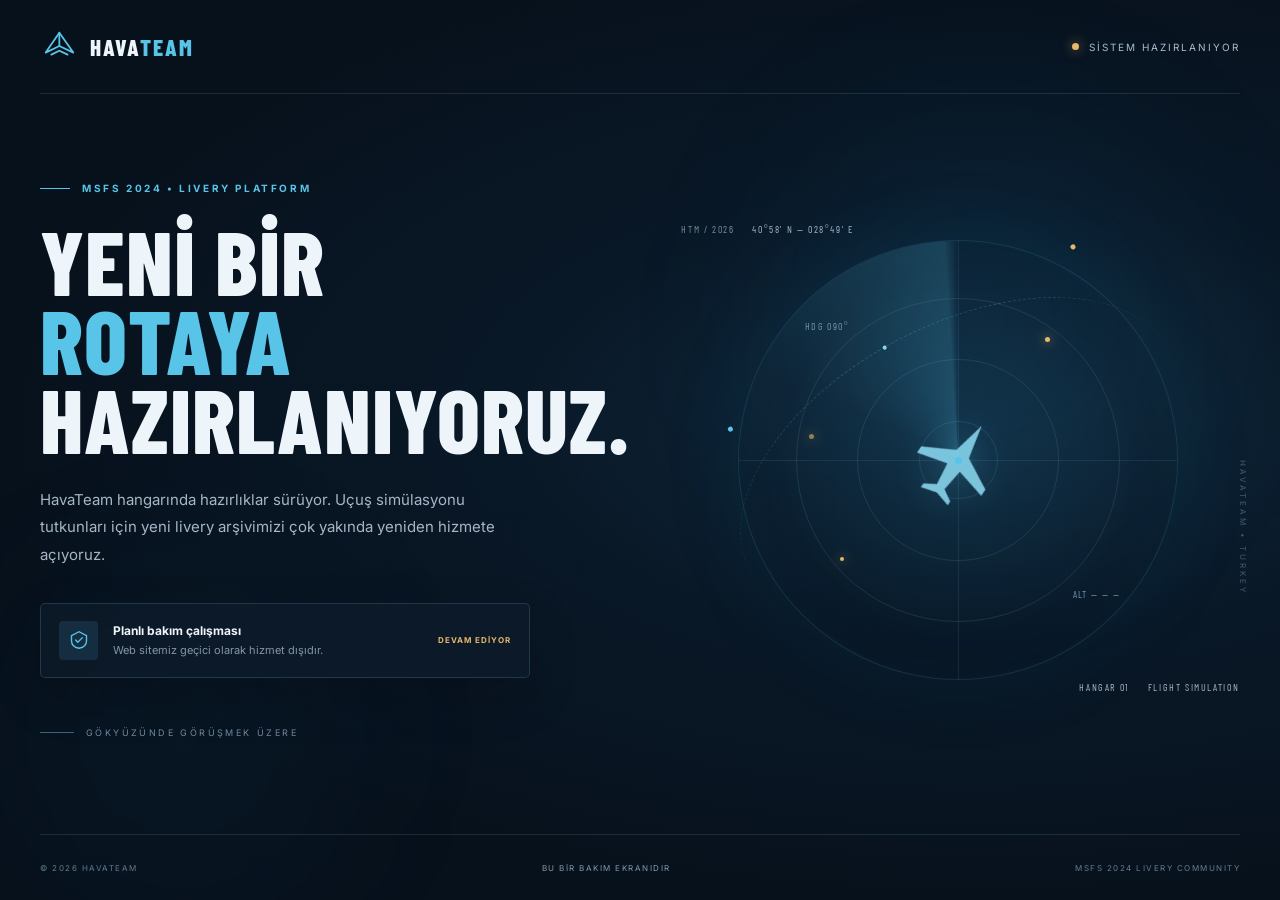
<file: index.html>
<!doctype html>
<html lang="tr">
<head>
  <meta charset="utf-8">
  <meta name="viewport" content="width=device-width, initial-scale=1">
  <meta name="theme-color" content="#07111c">
  <meta name="description" content="HavaTeam yakında yeni yüzüyle yayında. MSFS 2024 livery arşivimiz için hazırlıklarımız sürüyor.">
  <title>HavaTeam | Bakım Çalışması</title>
  <link rel="preconnect" href="https://fonts.googleapis.com">
  <link rel="preconnect" href="https://fonts.gstatic.com" crossorigin>
  <link href="https://fonts.googleapis.com/css2?family=Barlow+Condensed:wght@500;600;700;800&family=Inter:wght@400;500;600;700&display=swap" rel="stylesheet">
  <link rel="stylesheet" href="styles.css">
</head>
<body>
  <div class="ambient ambient-one"></div>
  <div class="ambient ambient-two"></div>
  <div class="grid-overlay"></div>

  <header class="topbar">
    <a class="brand" href="#" aria-label="HavaTeam ana sayfa">
      <span class="brand-mark" aria-hidden="true">
        <svg viewBox="0 0 48 48" role="img">
          <path d="M7 31.5 23.8 7l17.2 24.5-17.2-8.1L7 31.5Z" fill="none" stroke="currentColor" stroke-width="2.2" stroke-linejoin="round"/>
          <path d="m14 34 9.8-4.7 10.2 4.7M23.8 7v16.4" fill="none" stroke="currentColor" stroke-width="2.2" stroke-linecap="round"/>
        </svg>
      </span>
      <span class="brand-name">HAVA<span>TEAM</span></span>
    </a>
    <div class="top-meta"><span class="live-dot"></span> SİSTEM HAZIRLANIYOR</div>
  </header>

  <main class="hero">
    <section class="copy">
      <div class="eyebrow"><span class="eyebrow-line"></span> MSFS 2024 • LIVERY PLATFORM</div>
      <h1>YENİ BİR<br><span>ROTAYA</span><br>HAZIRLANIYORUZ.</h1>
      <p class="lead">HavaTeam hangarında hazırlıklar sürüyor. Uçuş simülasyonu tutkunları için yeni livery arşivimizi çok yakında yeniden hizmete açıyoruz.</p>

      <div class="status-card">
        <div class="status-icon">
          <svg viewBox="0 0 24 24" aria-hidden="true"><path d="M12 3 3.8 7.2v5.6c0 4.4 3.5 7.4 8.2 8.2 4.7-.8 8.2-3.8 8.2-8.2V7.2L12 3Z" fill="none" stroke="currentColor" stroke-width="1.5"/><path d="m8.3 12.1 2.4 2.4 5-5.1" fill="none" stroke="currentColor" stroke-width="1.5" stroke-linecap="round" stroke-linejoin="round"/></svg>
        </div>
        <div>
          <strong>Planlı bakım çalışması</strong>
          <span>Web sitemiz geçici olarak hizmet dışıdır.</span>
        </div>
        <span class="status-tag">DEVAM EDİYOR</span>
      </div>

      <div class="bottom-note">
        <span class="note-rule"></span>
        <span>GÖKYÜZÜNDE GÖRÜŞMEK ÜZERE</span>
      </div>
    </section>

    <section class="visual" aria-label="Havacılık temalı radar illüstrasyonu">
      <div class="coordinates coord-top">HTM / 2026 <span>40°58' N — 028°49' E</span></div>
      <div class="radar">
        <div class="radar-ring ring-one"></div>
        <div class="radar-ring ring-two"></div>
        <div class="radar-ring ring-three"></div>
        <div class="radar-cross cross-h"></div>
        <div class="radar-cross cross-v"></div>
        <div class="radar-sweep"></div>
        <div class="radar-center"></div>
        <span class="radar-blip blip-one"></span>
        <span class="radar-blip blip-two"></span>
        <span class="radar-blip blip-three"></span>
        <svg class="plane" viewBox="0 0 180 180" aria-hidden="true">
          <path d="M91 18 104 77 158 106 158 119 104 105 99 145 119 157 119 165 91 157 63 165 63 157 83 145 78 105 24 119 24 106 78 77 91 18Z" fill="currentColor"/>
        </svg>
        <div class="radar-label label-a">HDG 090°</div>
        <div class="radar-label label-b">ALT — — —</div>
      </div>
      <div class="flight-path">
        <span class="path-point"></span>
        <span class="path-dash"></span>
        <span class="path-point end"></span>
      </div>
      <div class="coordinates coord-bottom"><span>HANGAR 01</span> <span>FLIGHT SIMULATION</span></div>
      <div class="side-code">HAVATEAM • TURKEY</div>
    </section>
  </main>

  <footer class="footer">
    <span>© <span id="year">2026</span> HAVATEAM</span>
    <span class="footer-center">BU BİR BAKIM EKRANIDIR</span>
    <span>MSFS 2024 LIVERY COMMUNITY</span>
  </footer>
  <script src="script.js"></script>
</body>
</html>
</file>
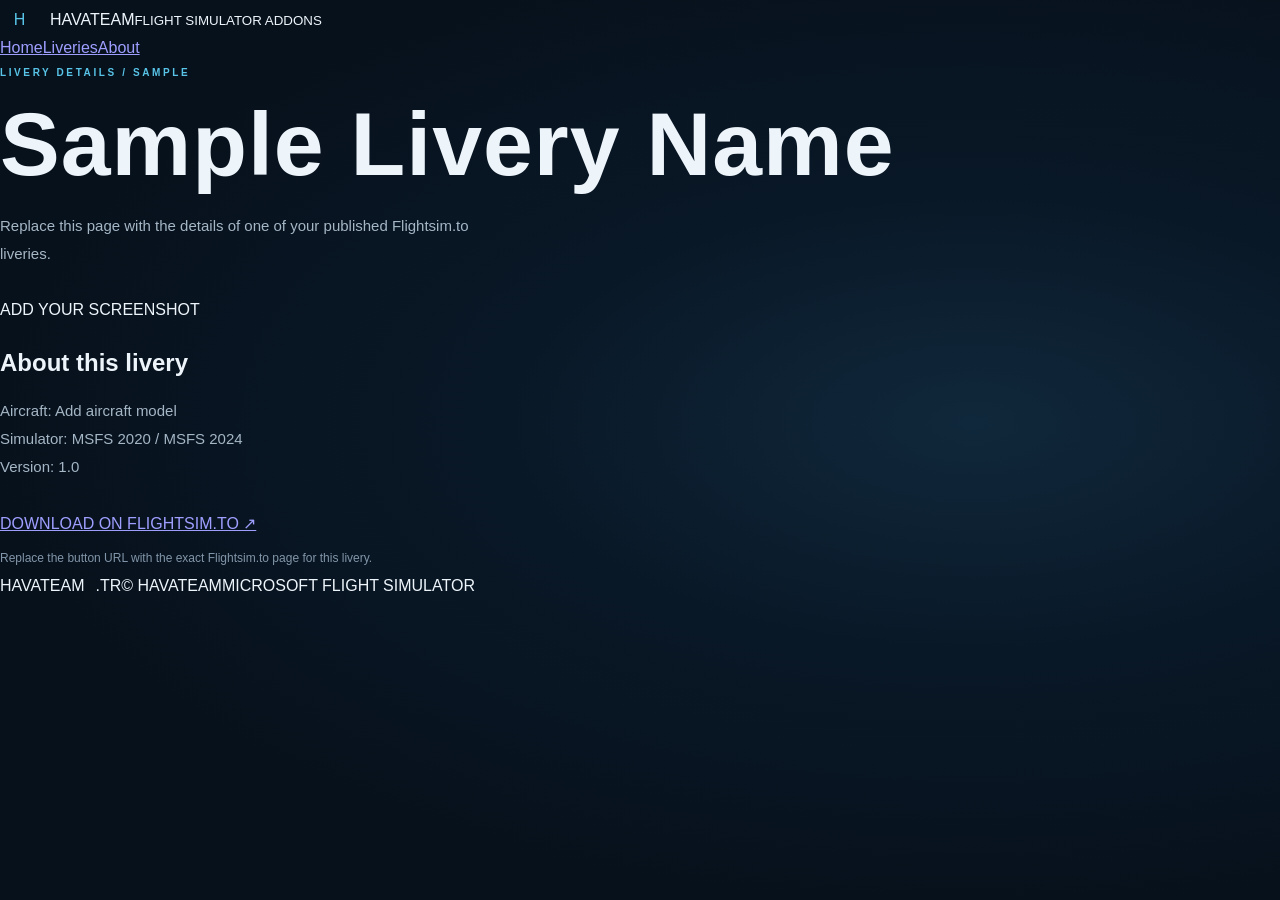
<file: liveries/sample-livery.html>
<!doctype html><html lang="en"><head><meta charset="utf-8"><meta name="viewport" content="width=device-width, initial-scale=1"><title>Sample Livery — HAVATEAM</title><link rel="stylesheet" href="../styles.css"></head><body><header class="site-header"><a class="brand" href="../index.html"><span class="brand-mark">H</span><span>HAVA<span class="accent">TEAM</span><small>FLIGHT SIMULATOR ADDONS</small></span></a><nav><a href="../index.html">Home</a><a class="active" href="../index.html#liveries">Liveries</a><a href="../index.html#about">About</a></nav></header><main class="section"><p class="eyebrow">LIVERY DETAILS / SAMPLE</p><h1>Sample Livery Name</h1><p class="lead">Replace this page with the details of one of your published Flightsim.to liveries.</p><div class="hero-art" style="margin:30px 0"><span class="hero-tag">ADD YOUR SCREENSHOT</span></div><h2>About this livery</h2><p class="lead">Aircraft: Add aircraft model<br>Simulator: MSFS 2020 / MSFS 2024<br>Version: 1.0</p><a class="button" href="https://flightsim.to/" target="_blank" rel="noopener">DOWNLOAD ON FLIGHTSIM.TO ↗</a><p style="color:var(--muted);font-size:12px;margin-top:18px">Replace the button URL with the exact Flightsim.to page for this livery.</p></main><footer><a class="brand small-brand" href="../index.html">HAVATEAM<span class="accent">.TR</span></a><span>© HAVATEAM</span><span>MICROSOFT FLIGHT SIMULATOR</span></footer></body></html>
</file>
<file: styles.css>
* { box-sizing: border-box; }
:root {
  color-scheme: dark;
  --bg: #07111c;
  --panel: rgba(13, 28, 43, .78);
  --line: rgba(139, 176, 207, .17);
  --muted: #8296a9;
  --text: #edf4fa;
  --accent: #58c4e8;
  --accent-soft: rgba(88, 196, 232, .12);
}
html, body { min-height: 100%; }
body {
  margin: 0; min-height: 100vh; overflow-x: hidden;
  background: radial-gradient(ellipse at 76% 47%, #10283b 0%, #091827 34%, var(--bg) 72%);
  color: var(--text); font-family: Inter, Arial, sans-serif;
  display: flex; flex-direction: column; position: relative;
}
.grid-overlay {
  position: fixed; inset: 0; pointer-events: none; opacity: .19;
  background-image: linear-gradient(rgba(130,170,200,.07) 1px, transparent 1px), linear-gradient(90deg, rgba(130,170,200,.07) 1px, transparent 1px);
  background-size: 64px 64px; mask-image: linear-gradient(to bottom, black, transparent 92%);
}
.ambient { position: fixed; border-radius: 50%; filter: blur(90px); pointer-events: none; }
.ambient-one { width: 360px; height: 360px; background: rgba(27,119,160,.12); top: 16%; right: 9%; }
.ambient-two { width: 260px; height: 260px; background: rgba(23,77,116,.12); bottom: 4%; left: 4%; }
.topbar, .footer { width: min(1240px, calc(100% - 80px)); margin-inline: auto; display: flex; align-items: center; justify-content: space-between; position: relative; z-index: 2; }
.topbar { height: 94px; border-bottom: 1px solid var(--line); }
.brand { display: inline-flex; align-items: center; gap: 11px; color: var(--text); text-decoration: none; }
.brand-mark { width: 39px; height: 39px; color: var(--accent); display: grid; place-items: center; }
.brand-mark svg { width: 100%; height: 100%; }
.brand-name { font: 800 23px "Barlow Condensed", sans-serif; letter-spacing: 2px; }
.brand-name span { color: var(--accent); }
.top-meta { font-size: 10px; letter-spacing: 2px; color: #a9bdcc; display: flex; align-items: center; gap: 10px; }
.live-dot { width: 7px; height: 7px; border-radius: 50%; background: #e7b86b; box-shadow: 0 0 12px rgba(231,184,107,.65); }
.hero { width: min(1240px, calc(100% - 80px)); margin: auto; padding: 72px 0 80px; display: grid; grid-template-columns: 1.03fr .97fr; align-items: center; gap: 38px; position: relative; z-index: 1; flex: 1; }
.copy { max-width: 590px; padding: 15px 0; }
.eyebrow { display: flex; align-items: center; gap: 12px; color: var(--accent); font-size: 10px; font-weight: 700; letter-spacing: 2.6px; margin-bottom: 27px; }
.eyebrow-line { width: 30px; height: 1px; background: var(--accent); }
h1 { font: 800 clamp(58px, 7vw, 96px)/.88 "Barlow Condensed", Impact, sans-serif; letter-spacing: 1px; margin: 0 0 28px; }
h1 span { color: var(--accent); }
.lead { color: #a5b6c5; max-width: 485px; font-size: 15px; line-height: 1.85; margin: 0 0 34px; }
.status-card { display: flex; align-items: center; gap: 15px; max-width: 490px; padding: 17px 18px; background: var(--panel); border: 1px solid rgba(126,174,204,.2); border-radius: 5px; box-shadow: 0 18px 50px rgba(0,0,0,.16); backdrop-filter: blur(12px); }
.status-icon { width: 39px; height: 39px; display: grid; place-items: center; flex: 0 0 auto; background: var(--accent-soft); color: var(--accent); border-radius: 4px; }
.status-icon svg { width: 22px; height: 22px; }
.status-card strong, .status-card span { display: block; }
.status-card strong { font-size: 12px; margin-bottom: 5px; }
.status-card div:nth-child(2) span { color: var(--muted); font-size: 11px; }
.status-tag { margin-left: auto; color: #e7b86b; font-size: 8px; font-weight: 700; letter-spacing: 1px; white-space: nowrap; }
.bottom-note { margin-top: 49px; display: flex; align-items: center; gap: 12px; color: #72899d; font-size: 9px; letter-spacing: 2.4px; }
.note-rule { width: 34px; height: 1px; background: #3b647d; }
.visual { min-height: 490px; display: grid; place-items: center; position: relative; }
.radar { width: min(440px, 85vw); aspect-ratio: 1; border: 1px solid rgba(88,196,232,.15); border-radius: 50%; position: relative; display: grid; place-items: center; background: radial-gradient(circle, rgba(29,94,126,.14), rgba(7,17,28,.03) 65%); box-shadow: 0 0 90px rgba(31,126,166,.08), inset 0 0 65px rgba(31,126,166,.05); }
.radar-ring { position: absolute; border: 1px solid rgba(112,173,204,.16); border-radius: 50%; }
.ring-one { inset: 13%; } .ring-two { inset: 27%; } .ring-three { inset: 41%; }
.radar-cross { position: absolute; background: rgba(112,173,204,.13); }
.cross-h { width: 100%; height: 1px; } .cross-v { height: 100%; width: 1px; }
.radar-sweep { position: absolute; inset: 0; border-radius: 50%; background: conic-gradient(from 0deg, transparent 0 72%, rgba(88,196,232,.02) 82%, rgba(88,196,232,.2) 99%, transparent 100%); animation: sweep 9s linear infinite; }
@keyframes sweep { to { transform: rotate(360deg); } }
.radar-center { width: 7px; height: 7px; border-radius: 50%; background: var(--accent); box-shadow: 0 0 17px var(--accent); z-index: 1; }
.plane { position: absolute; width: 104px; height: 104px; color: #8bd9f1; opacity: .88; filter: drop-shadow(0 0 17px rgba(88,196,232,.28)); transform: rotate(34deg); }
.radar-blip { position: absolute; width: 5px; height: 5px; border-radius: 50%; background: #e7b86b; box-shadow: 0 0 12px #e7b86b; }
.blip-one { top: 22%; right: 29%; } .blip-two { bottom: 27%; left: 23%; width: 4px; height: 4px; } .blip-three { top: 44%; left: 16%; opacity: .6; }
.radar-label { position: absolute; color: #7292a8; font: 10px "Barlow Condensed", sans-serif; letter-spacing: 1.4px; }
.label-a { top: 18%; left: 15%; } .label-b { bottom: 18%; right: 13%; }
.coordinates { position: absolute; display: flex; gap: 18px; color: #6f8ba0; font: 10px "Barlow Condensed", sans-serif; letter-spacing: 1.6px; }
.coordinates span { color: #a0b4c3; }
.coord-top { top: 8px; left: 5px; } .coord-bottom { bottom: 12px; right: 0; }
.flight-path { position: absolute; width: 84%; height: 55%; border-top: 1px dashed rgba(88,196,232,.25); border-radius: 50%; transform: rotate(-28deg); pointer-events: none; }
.path-point { position: absolute; top: -3px; left: 10%; width: 5px; height: 5px; border-radius: 50%; background: var(--accent); }
.path-point.end { left: auto; right: 7%; background: #e7b86b; }
.path-dash { position: absolute; top: -2px; left: 47%; width: 4px; height: 4px; border-radius: 50%; background: #8bd9f1; }
.side-code { position: absolute; right: -8px; top: 50%; writing-mode: vertical-rl; color: rgba(126,166,190,.45); font-size: 8px; letter-spacing: 3px; }
.footer { min-height: 66px; border-top: 1px solid var(--line); color: #647c90; font-size: 8px; letter-spacing: 1.5px; }
.footer-center { color: #8299ab; }
@media (max-width: 850px) {
  .topbar, .footer, .hero { width: min(100% - 42px, 620px); }
  .hero { grid-template-columns: 1fr; padding: 62px 0 45px; gap: 10px; }
  .copy { max-width: 100%; }
  .visual { min-height: 390px; }
  .radar { width: min(360px, 78vw); }
  .side-code { right: 0; }
}
@media (max-width: 520px) {
  .topbar { height: 76px; }
  .top-meta { font-size: 8px; letter-spacing: 1px; }
  .brand-name { font-size: 20px; }
  .hero { padding-top: 48px; }
  h1 { font-size: clamp(55px, 15vw, 76px); }
  .lead { font-size: 13px; }
  .status-card { padding: 13px; gap: 10px; }
  .status-tag { font-size: 7px; }
  .visual { min-height: 330px; }
  .radar { width: min(300px, 78vw); }
  .plane { width: 78px; height: 78px; }
  .coordinates { font-size: 8px; gap: 9px; }
  .footer { min-height: 58px; font-size: 7px; }
  .footer-center { display: none; }
}
@media (prefers-reduced-motion: reduce) { *, *::before, *::after { animation-duration: .01ms !important; animation-iteration-count: 1 !important; scroll-behavior: auto !important; } }
</file>
